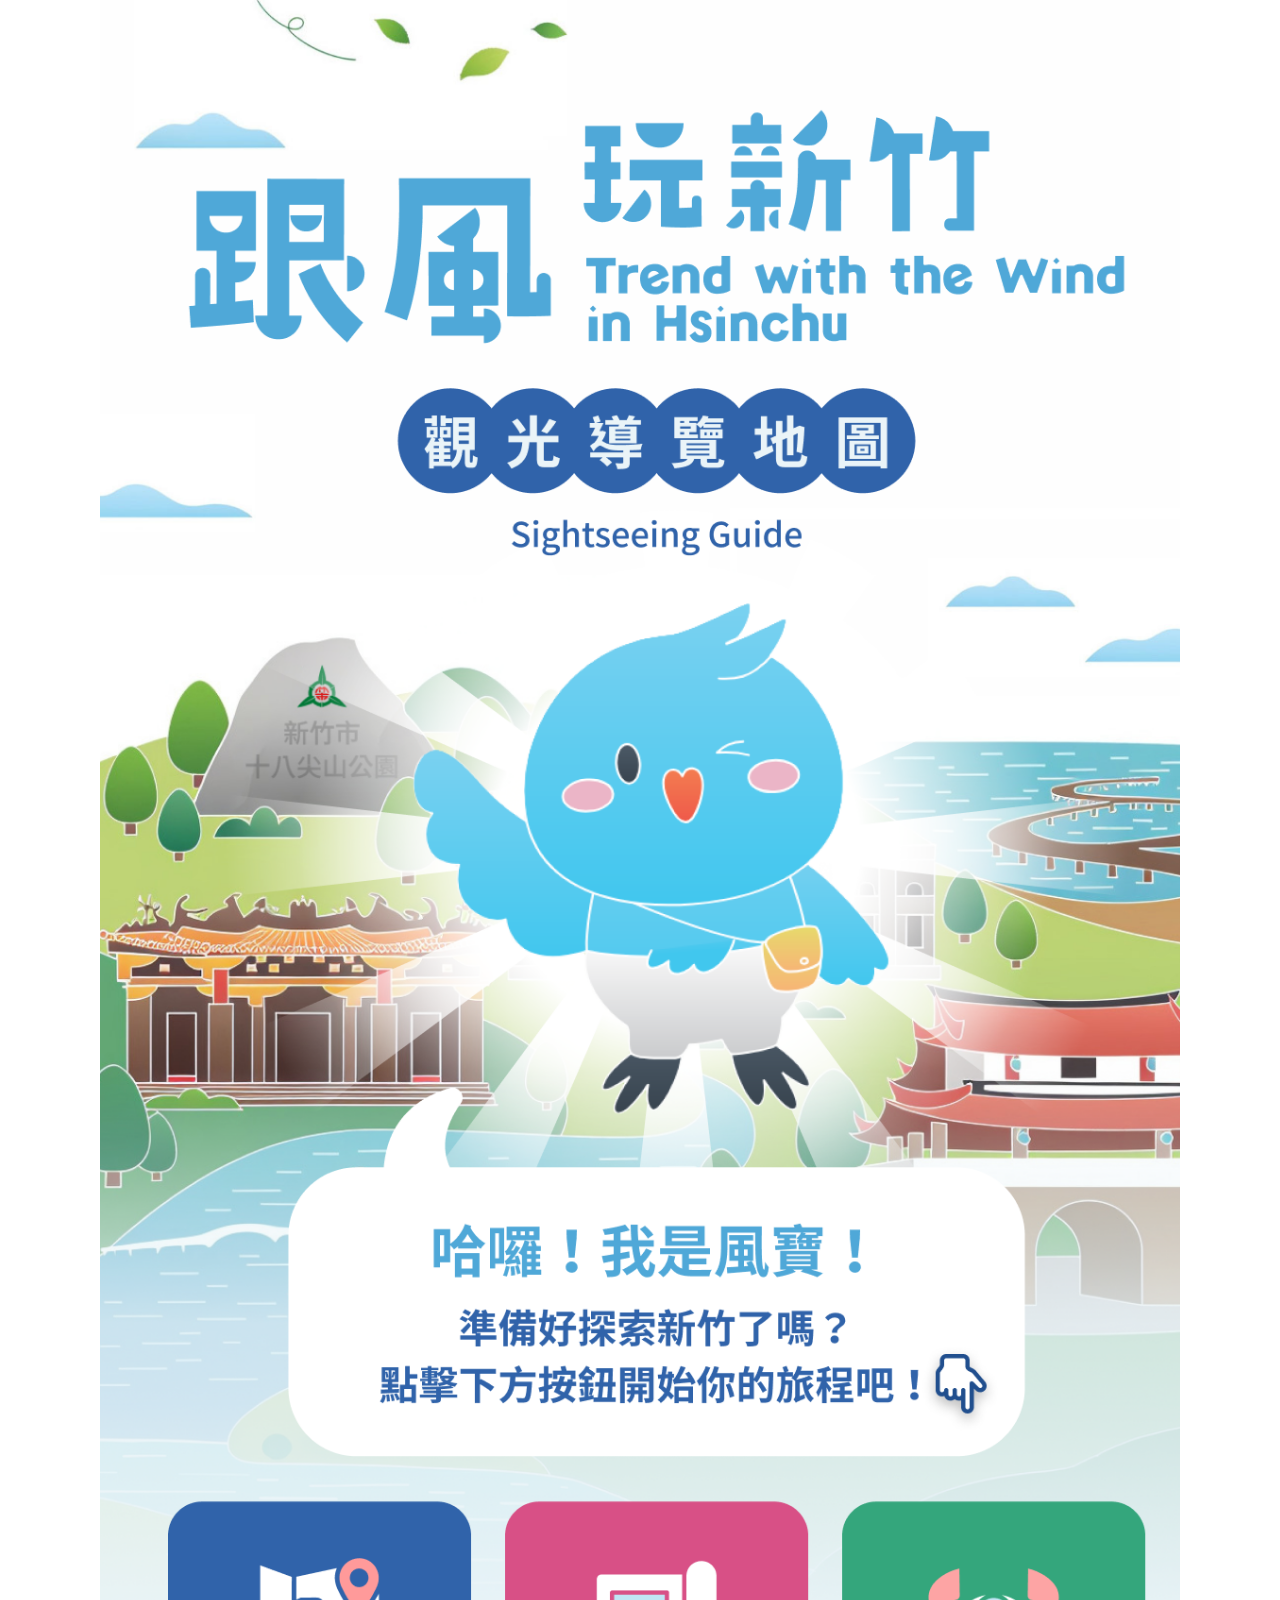
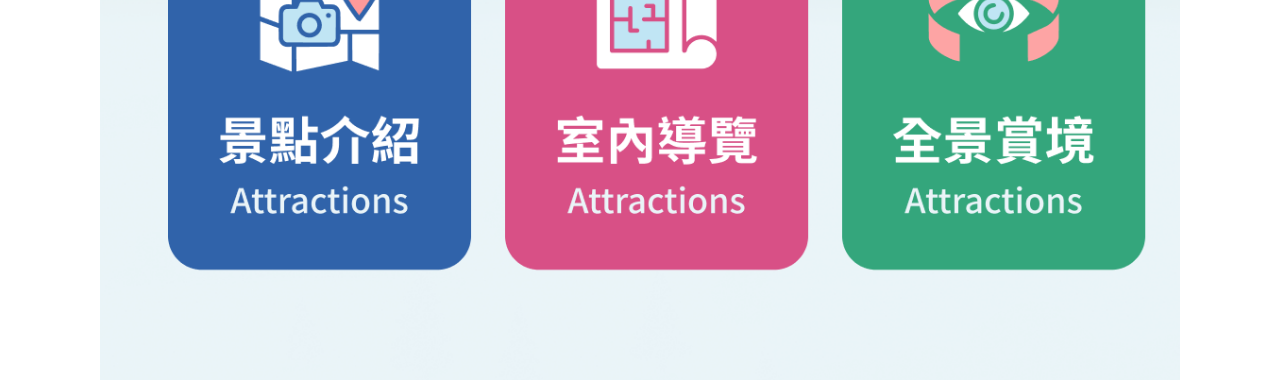
<file: index.html>
<!DOCTYPE html>
<html lang="en">
<head>
    <meta charset="UTF-8">
    <meta name="viewport" content="width=device-width, initial-scale=1.0">
    <title>導覽機看樣</title>
    <link rel="stylesheet" href="base.css">
</head>
<body>
    <style>
        .main{
            width: 100%;
            max-width: 1080px;
            height: 1980px;
            margin: 0 auto;
            overflow: hidden;
            background: url(index.png);
            background-size: cover;
        }

    </style>
    <div class="main">
    </div>
</body>
</html>
</file>
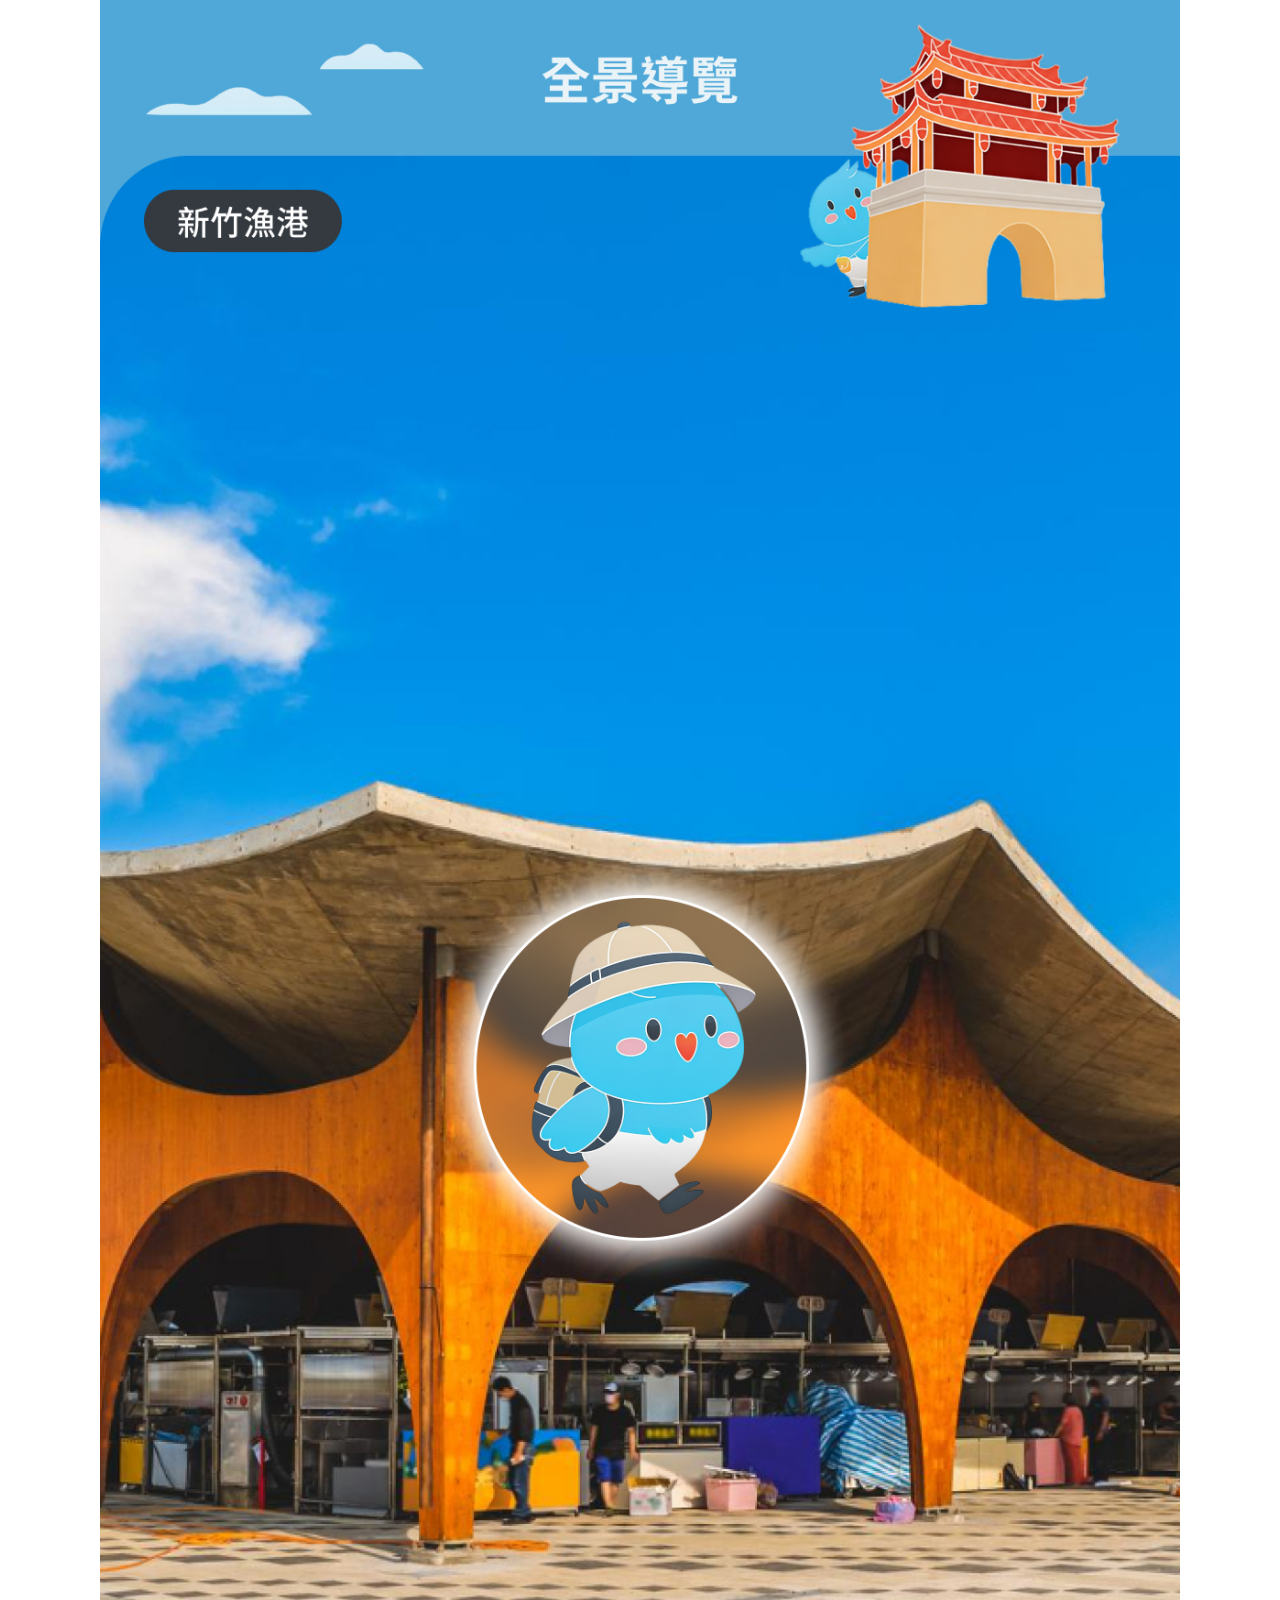
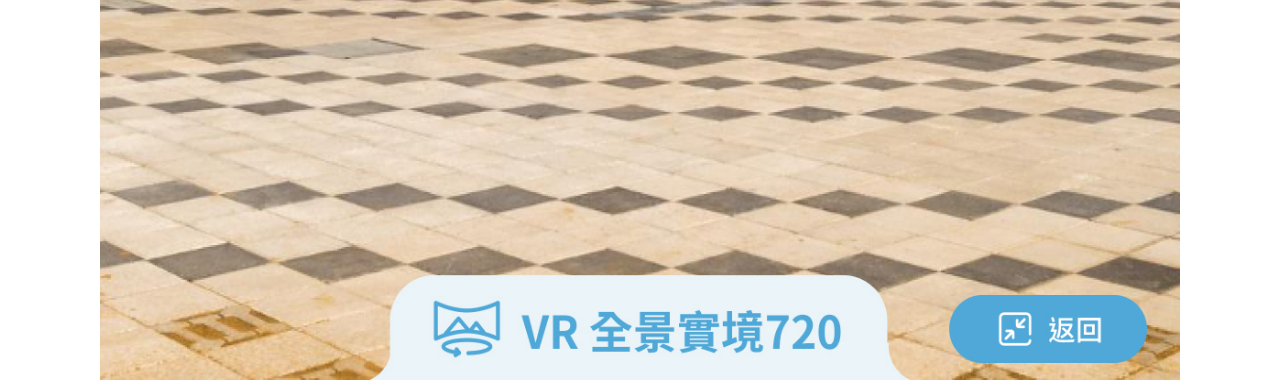
<file: guide-full.html>
<!DOCTYPE html>
<html lang="en">
<head>
    <meta charset="UTF-8">
    <meta name="viewport" content="width=device-width, initial-scale=1.0">
    <title>導覽機看樣</title>
    <link rel="stylesheet" href="base.css">
</head>
<body>
    <style>
        .guide{
            display: block;
            width: 100%;
            max-width: 1080px;
            height: 1980px;
            margin: 0 auto;
            overflow: hidden;
            background: url(guide-full.jpg);
            background-size: 1080px 1980px;
        }

    </style>
    <a href="index.html" class="guide">
    </a>
</body>
</html>
</file>
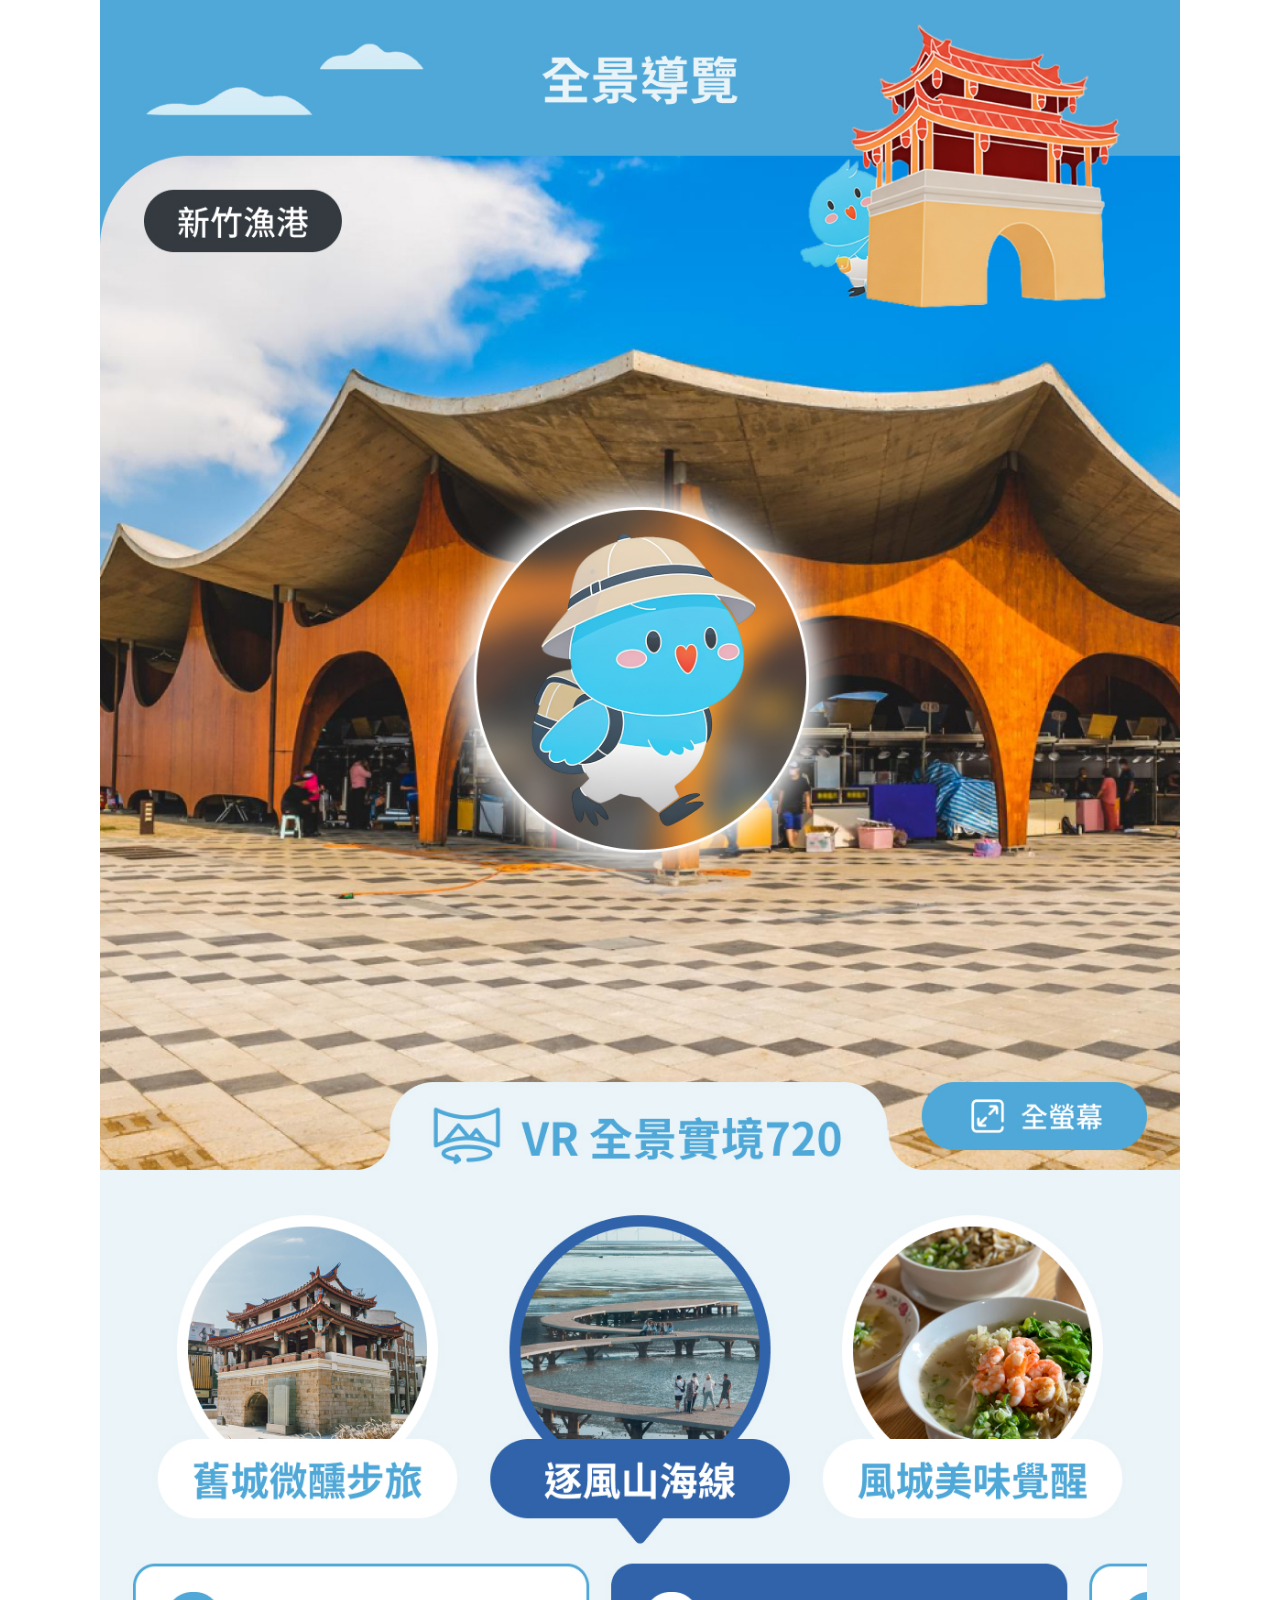
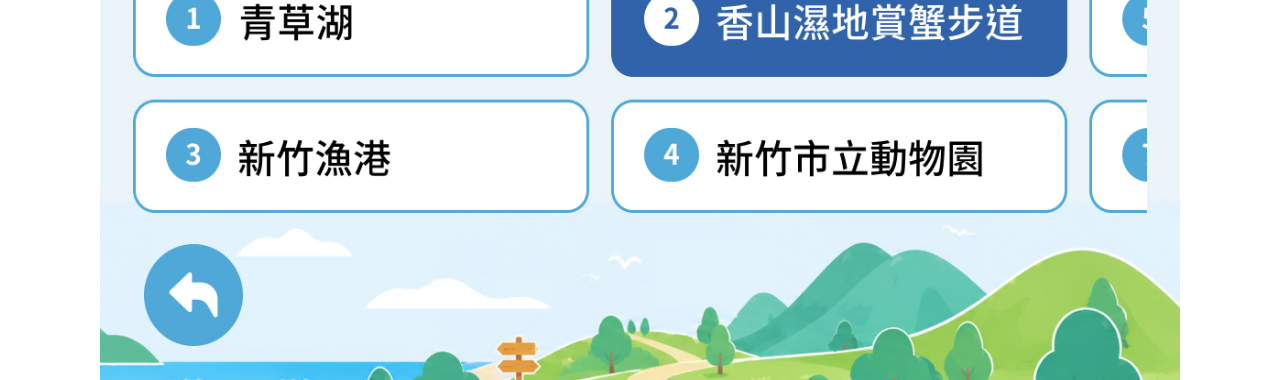
<file: guide.html>
<!DOCTYPE html>
<html lang="en">
<head>
    <meta charset="UTF-8">
    <meta name="viewport" content="width=device-width, initial-scale=1.0">
    <title>導覽機看樣</title>
    <link rel="stylesheet" href="base.css">
</head>
<body>
    <style>
        .guide{
            display: block;
            width: 100%;
            max-width: 1080px;
            height: 1980px;
            margin: 0 auto;
            overflow: hidden;
            background: url(guide.jpg);
            background-size: 1080px 1980px;
        }

    </style>
    <a href="index.html" class="guide">
    </a>
</body>
</html>
</file>
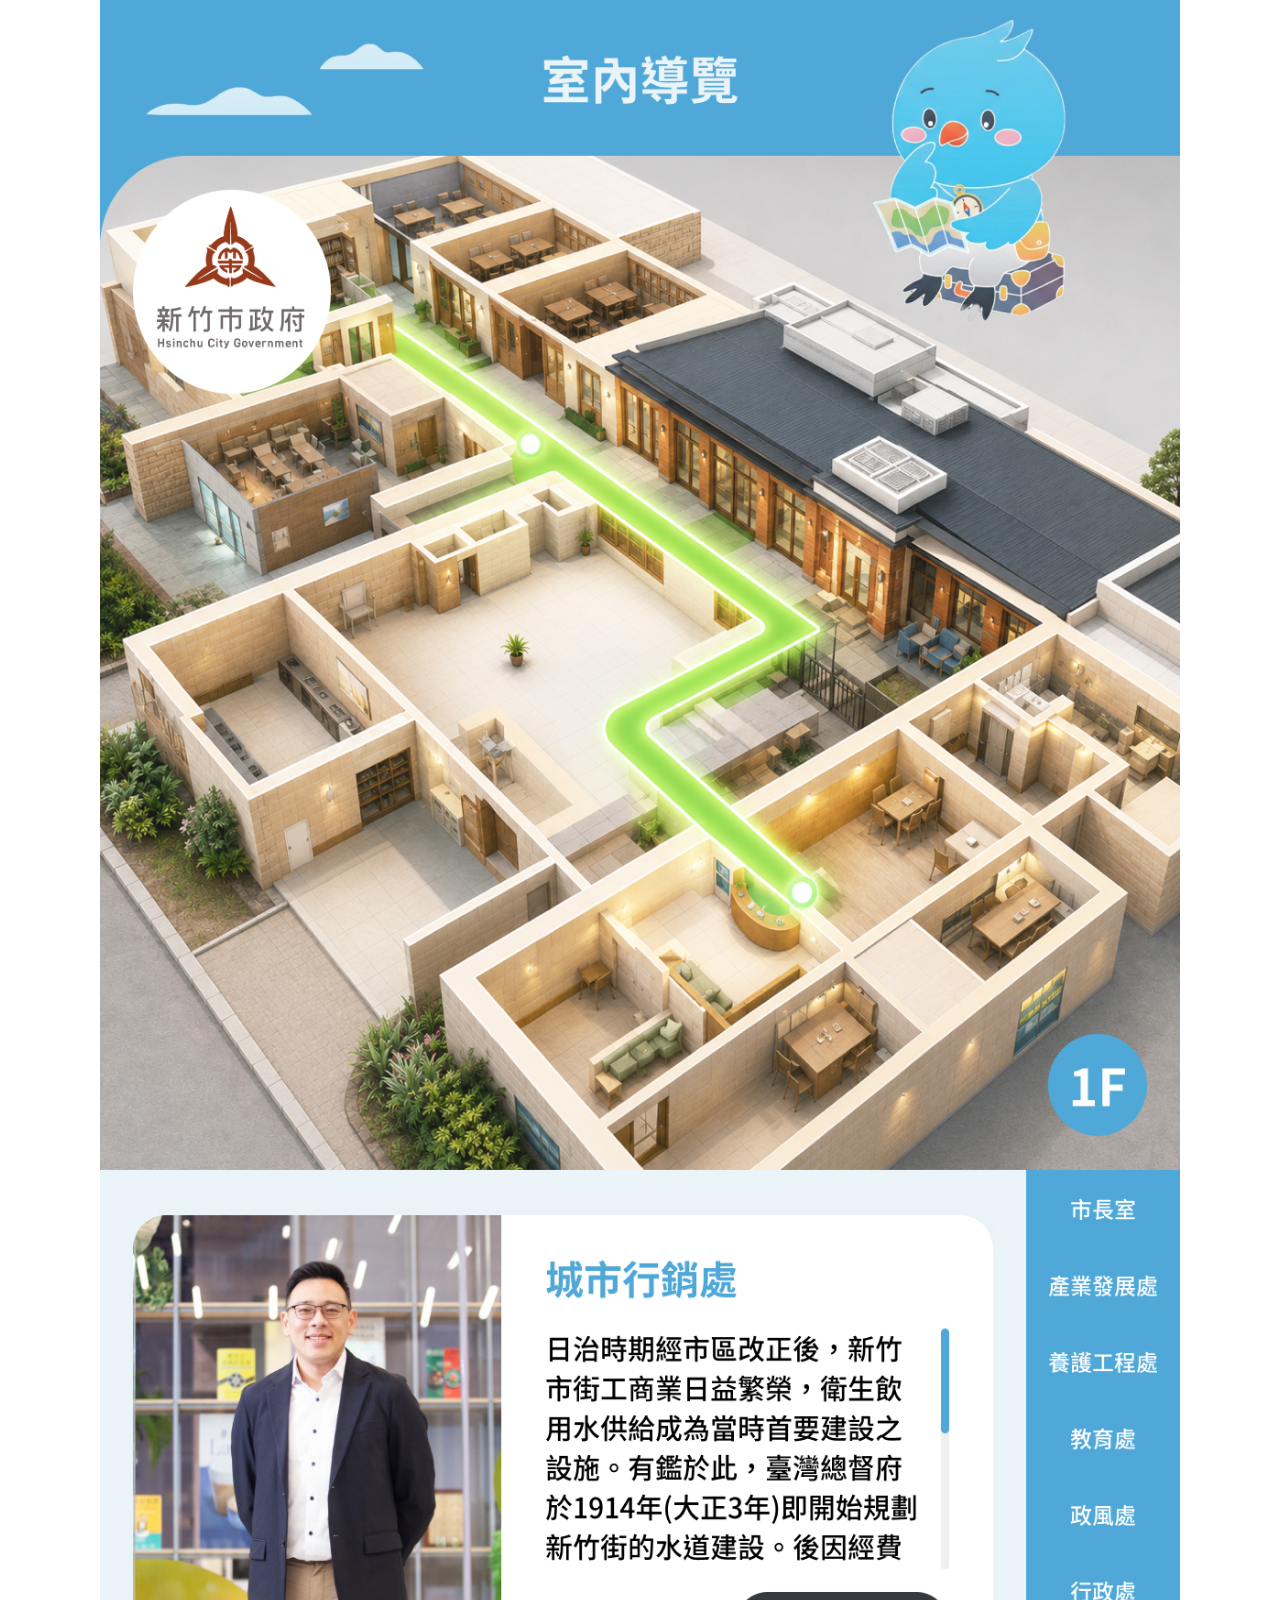
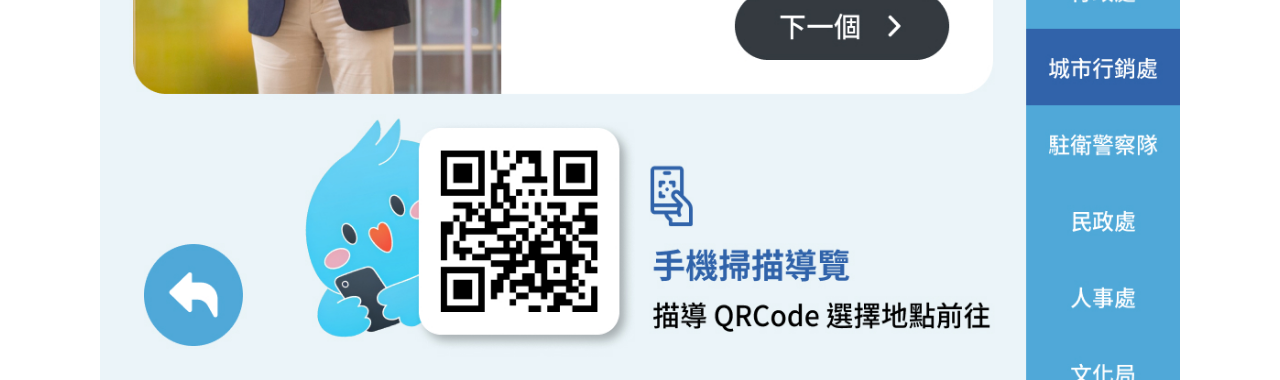
<file: indoor.html>
<!DOCTYPE html>
<html lang="en">
<head>
    <meta charset="UTF-8">
    <meta name="viewport" content="width=device-width, initial-scale=1.0">
    <title>導覽機看樣</title>
    <link rel="stylesheet" href="base.css">
</head>
<body>
    <style>
        .indoor{
            display: block;
            width: 100%;
            max-width: 1080px;
            height: 1980px;
            margin: 0 auto;
            overflow: hidden;
            background: url(indoor.jpg);
            background-size: 1080px 1980px;
        }

    </style>
    <a href="indoor.html" class="indoor">
    </a>
</body>
</html>
</file>
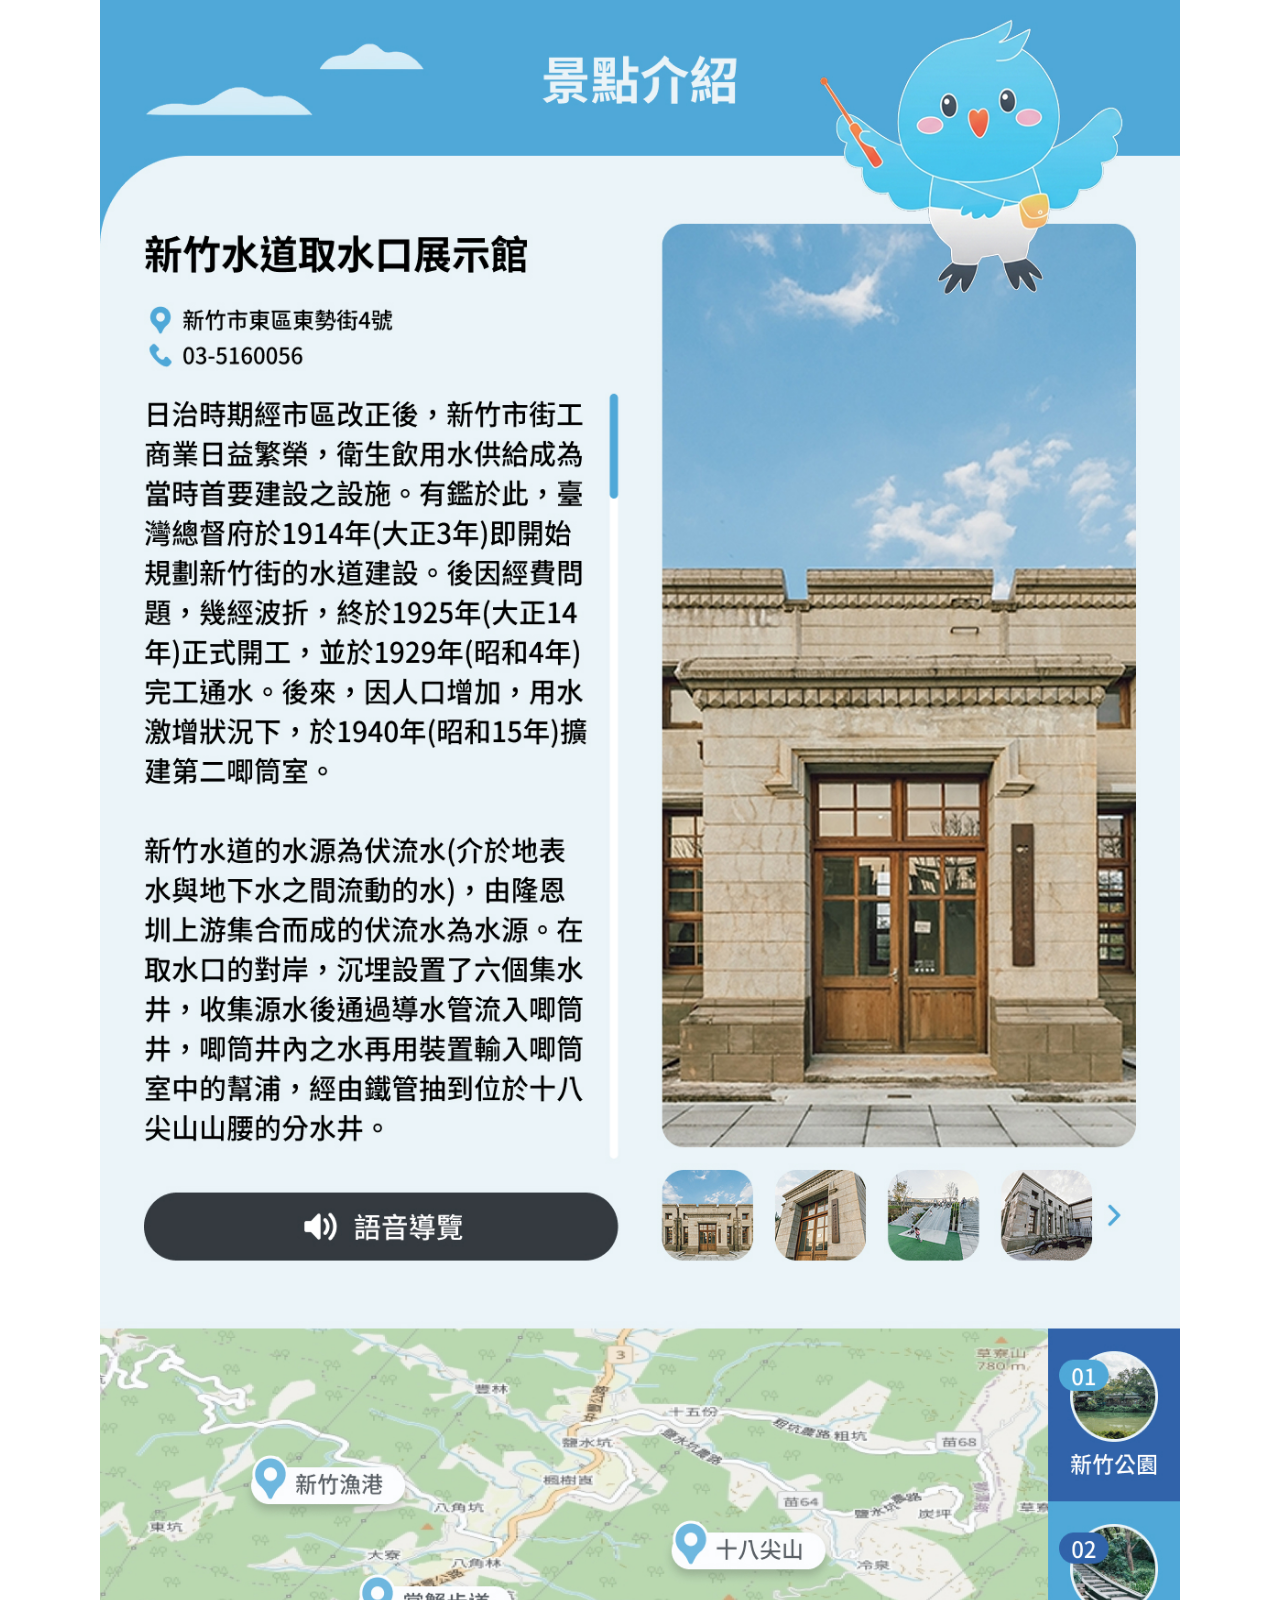
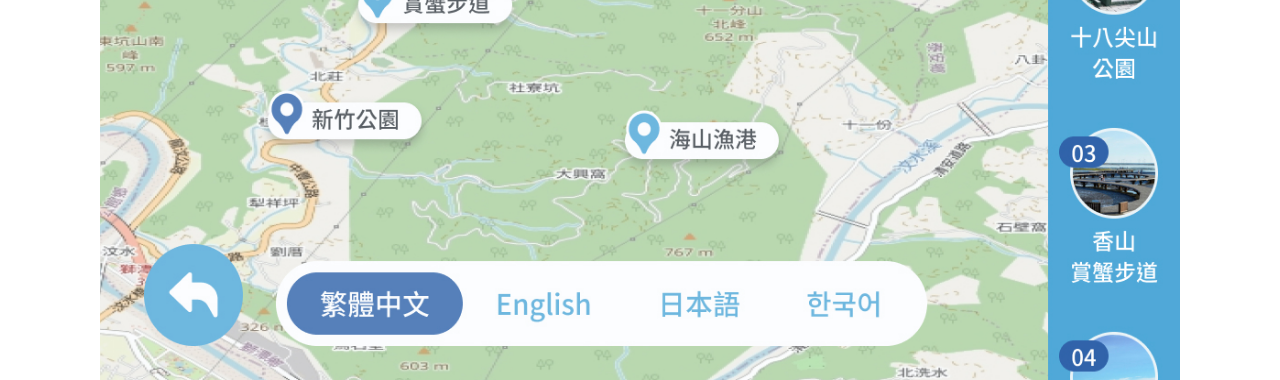
<file: scene.html>
<!DOCTYPE html>
<html lang="en">
<head>
    <meta charset="UTF-8">
    <meta name="viewport" content="width=device-width, initial-scale=1.0">
    <title>導覽機看樣</title>
    <link rel="stylesheet" href="base.css">
</head>
<body>
    <style>
        .scene{
            display: block;
            width: 100%;
            max-width: 1080px;
            height: 1980px;
            margin: 0 auto;
            overflow: hidden;
            background: url(scene.jpg);
            background-size: 1080px 1980px;
        }

    </style>
    <a href="indoor.html" class="scene">
    </a>
</body>
</html>
</file>
<file: base.css>
@charset "UTF-8";
@import url("https://fonts.googleapis.com/css2?family=Noto+Sans+TC:wght@100;300;400;500;700;900&display=swap");
@import url("https://fonts.googleapis.com/css2?family=Noto+Serif+TC:wght@200..900&display=swap");
/* --------------基本設定開始--------------- */
*,
*::before,
*::after {
  box-sizing: border-box;
}

html,
body {
  width: 100%;
  -webkit-text-size-adjust: none;
  padding: 0;
  margin: 0;
}

html.sm {
  font-size: 0.9rem;
}
html.lg {
  font-size: 1.1rem;
}

body {
  -webkit-font-smoothing: antialiased;
  -webkit-overflow-scrolling: touch;
  font-family: "Arial", "Noto Sans TC", "Microsoft JhengHei", "sans-serif";
  line-height: 1.5;
  letter-spacing: 0.5px;
  /*避免在觸控時文字被選取*/
  -webkit-user-select: none;
  -webkit-touch-callout: none;
  -moz-user-select: none;
}

img {
  display: block;
  height: auto;
}

a,
a:hover,
button,
button:hover {
  transition: all 0.2s ease;
  text-decoration: none;
}

p {
  margin-bottom: 0;
}

ul {
  padding-left: 0;
  list-style: none;
  margin-bottom: 0;
}

ol {
  margin-bottom: 0;
}/*# sourceMappingURL=base.css.map */
</file>
